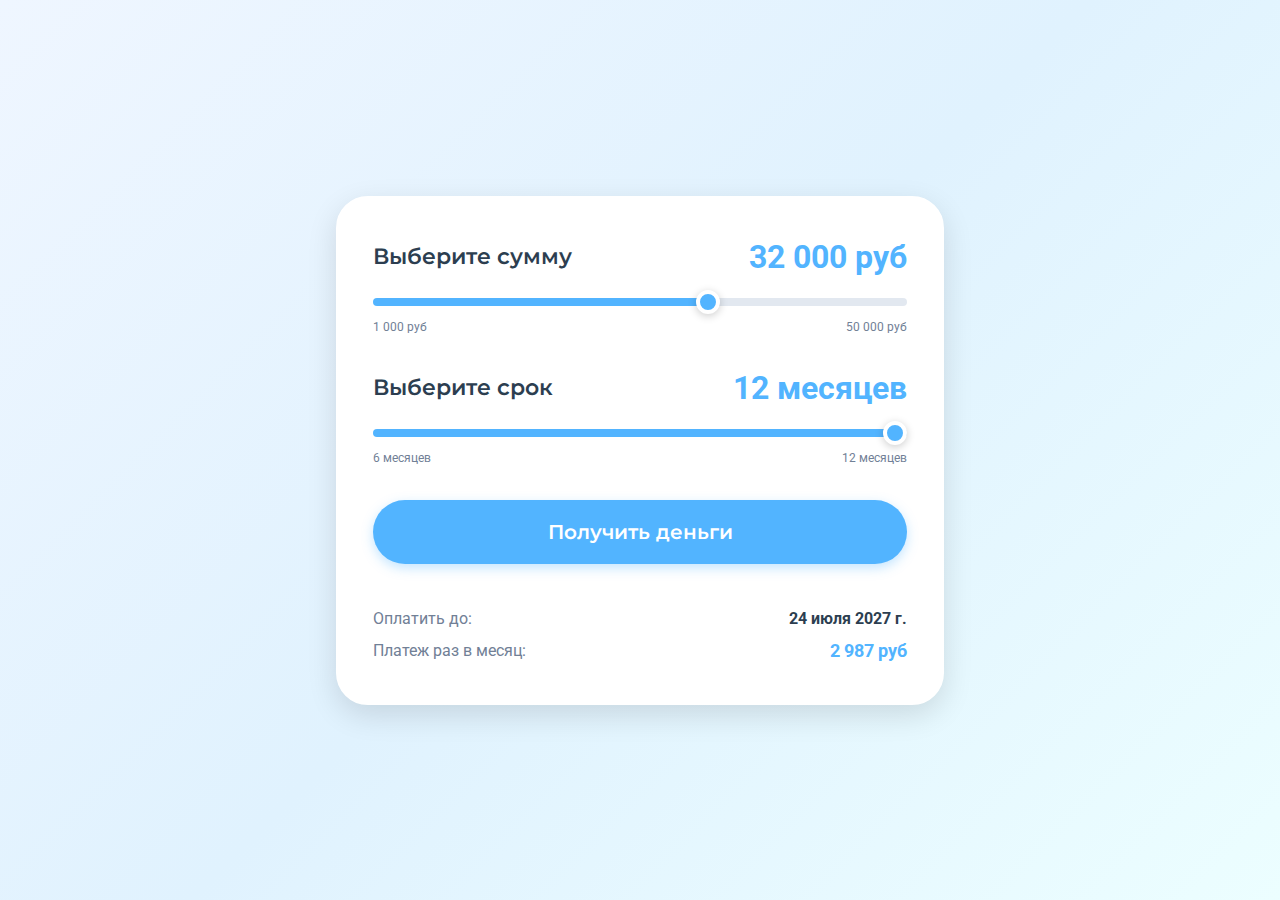
<file: tilda-embed.html>
<!DOCTYPE html>
<html lang="ru">
<head>
  <meta charset="UTF-8">
  <meta name="viewport" content="width=device-width, initial-scale=1.0">
  <title>Калькулятор займа</title>
  <link href="https://fonts.googleapis.com/css2?family=Montserrat:wght@600;700&family=Roboto:wght@400;500;700&display=swap" rel="stylesheet">
  <style>
    * {
      margin: 0;
      padding: 0;
      box-sizing: border-box;
    }
    
    body {
      font-family: 'Roboto', sans-serif;
      background: linear-gradient(135deg, #eff6ff 0%, #e0f2fe 50%, #ecfeff 100%);
      min-height: 100vh;
      display: flex;
      align-items: center;
      justify-content: center;
      padding: 0;
    }
    
    .calculator-container {
      width: 100%;
      max-width: 672px;
      margin: 0 auto;
      padding: 32px;
    }
    
    .calculator-card {
      background: #ffffff;
      border-radius: 20px;
      box-shadow: 0 10px 30px rgba(0, 0, 0, 0.12);
      padding: 30px 20px;
      border: 2px solid #ffffff;
    }
    
    @media (min-width: 640px) {
      .calculator-card {
        border-radius: 32px;
        padding: 40px 48px;
      }
    }
    
    .section {
      margin-bottom: 35px;
    }
    
    .section-header {
      display: flex;
      justify-content: space-between;
      align-items: center;
      margin-bottom: 15px;
      flex-wrap: wrap;
      gap: 8px;
    }
    
    .section-title {
      font-family: 'Montserrat', sans-serif;
      font-size: 18px;
      font-weight: 600;
      color: #2c3e50;
    }
    
    .section-value {
      font-size: 24px;
      font-weight: 700;
      color: #52b4ff;
    }
    
    .slider-container {
      margin-bottom: 10px;
    }
    
    .slider {
      width: 100%;
      height: 8px;
      background: linear-gradient(to right, #52b4ff 0%, #52b4ff var(--value), #e2e8f0 var(--value), #e2e8f0 100%);
      border-radius: 10px;
      outline: none;
      -webkit-appearance: none;
      position: relative;
    }
    
    .slider::-webkit-slider-thumb {
      -webkit-appearance: none;
      appearance: none;
      width: 24px;
      height: 24px;
      background: #52b4ff;
      border: 4px solid #ffffff;
      border-radius: 50%;
      cursor: pointer;
      box-shadow: 0 2px 8px rgba(0, 0, 0, 0.2);
    }
    
    .slider::-moz-range-thumb {
      width: 24px;
      height: 24px;
      background: #52b4ff;
      border: 4px solid #ffffff;
      border-radius: 50%;
      cursor: pointer;
      box-shadow: 0 2px 8px rgba(0, 0, 0, 0.2);
    }
    
    .slider-labels {
      display: flex;
      justify-content: space-between;
      font-size: 12px;
      color: #718096;
      margin-top: 8px;
    }
    
    .button {
      width: 100%;
      background: #52b4ff;
      color: white;
      border: none;
      border-radius: 50px;
      padding: 18px 30px;
      font-size: 18px;
      font-weight: 600;
      cursor: pointer;
      transition: all 0.3s ease;
      box-shadow: 0 4px 12px rgba(82, 180, 255, 0.35);
      font-family: 'Montserrat', sans-serif;
    }
    
    .button:hover {
      background: #3da0ff;
      box-shadow: 0 6px 16px rgba(82, 180, 255, 0.45);
      transform: translateY(-2px);
    }
    
    .button:active {
      transform: scale(0.97);
    }
    
    .info-section {
      background: #ffffff;
      padding: 20px;
      border-radius: 0 0 20px 20px;
      margin: 25px -20px -30px -20px;
    }
    
    .info-row {
      display: flex;
      justify-content: space-between;
      align-items: center;
      margin-bottom: 12px;
      font-size: 14px;
    }
    
    .info-label {
      color: #718096;
    }
    
    .info-value {
      font-weight: 700;
      color: #2c3e50;
    }
    
    .info-value.highlight {
      color: #52b4ff;
      font-size: 16px;
    }
    
    .info-link {
      color: #4299e1;
      text-decoration: none;
      font-size: 13px;
      font-weight: 500;
      margin-top: 8px;
      display: inline-block;
    }
    
    .info-link:hover {
      text-decoration: underline;
    }
    
    @media (min-width: 640px) {
      .calculator-card {
        padding: 40px 35px;
      }
      
      .section-title {
        font-size: 22px;
      }
      
      .section-value {
        font-size: 32px;
      }
      
      .button {
        padding: 20px 40px;
        font-size: 20px;
      }
      
      .info-row {
        font-size: 16px;
      }
      
      .info-value.highlight {
        font-size: 18px;
      }
    }
  </style>
</head>
<body>
  <div class="calculator-container">
    <div class="calculator-card">
      <div class="section">
        <div class="section-header">
          <div class="section-title">Выберите сумму</div>
          <div class="section-value" id="amountValue">32 000 руб</div>
        </div>
        <div class="slider-container">
          <input type="range" min="1000" max="50000" step="1000" value="32000" class="slider" id="amountSlider" style="--value: 63%">
        </div>
        <div class="slider-labels">
          <span>1 000 руб</span>
          <span>50 000 руб</span>
        </div>
      </div>
      
      <div class="section">
        <div class="section-header">
          <div class="section-title">Выберите срок</div>
          <div class="section-value" id="termValue">12 месяцев</div>
        </div>
        <div class="slider-container">
          <input type="range" min="6" max="12" step="1" value="12" class="slider" id="termSlider" style="--value: 100%">
        </div>
        <div class="slider-labels">
          <span>6 месяцев</span>
          <span>12 месяцев</span>
        </div>
      </div>
      
      <button class="button" onclick="window.open('https://tuchkafinance.ru/applicationform', '_blank')">
        Получить деньги
      </button>
      
      <div class="info-section">
        <div class="info-row">
          <span class="info-label">Оплатить до:</span>
          <span class="info-value" id="paymentDate">17 декабря 2026 г.</span>
        </div>
        <div class="info-row">
          <span class="info-label">Платеж раз в месяц:</span>
          <span class="info-value highlight" id="monthlyPayment">2 987 руб</span>
        </div>
      </div>
    </div>
  </div>

  <script>
    const amountSlider = document.getElementById('amountSlider');
    const termSlider = document.getElementById('termSlider');
    const amountValue = document.getElementById('amountValue');
    const termValue = document.getElementById('termValue');
    const monthlyPayment = document.getElementById('monthlyPayment');
    const paymentDate = document.getElementById('paymentDate');
    
    const interestRate = 1.0;
    
    function formatNumber(num) {
      return num.toString().replace(/\B(?=(\d{3})+(?!\d))/g, ' ');
    }
    
    function getMonthText(num) {
      if (num === 1) return 'месяц';
      if (num < 5) return 'месяца';
      return 'месяцев';
    }
    
    function calculatePayment() {
      const amount = parseInt(amountSlider.value);
      const term = parseInt(termSlider.value);
      
      const monthlyRate = interestRate / 100;
      const totalAmount = amount * (1 + monthlyRate * term);
      const monthly = totalAmount / term;
      
      amountValue.textContent = formatNumber(amount) + ' руб';
      termValue.textContent = term + ' ' + getMonthText(term);
      monthlyPayment.textContent = formatNumber(Math.round(monthly)) + ' руб';
      
      const date = new Date();
      date.setMonth(date.getMonth() + term);
      const options = { day: 'numeric', month: 'long', year: 'numeric' };
      paymentDate.textContent = date.toLocaleDateString('ru-RU', options);
      
      const amountPercent = ((amount - 1000) / (50000 - 1000)) * 100;
      amountSlider.style.setProperty('--value', amountPercent + '%');
      
      const termPercent = ((term - 6) / (12 - 6)) * 100;
      termSlider.style.setProperty('--value', termPercent + '%');
    }
    
    amountSlider.addEventListener('input', calculatePayment);
    termSlider.addEventListener('input', calculatePayment);
    
    calculatePayment();
  </script>
</body>
</html>
</file>
